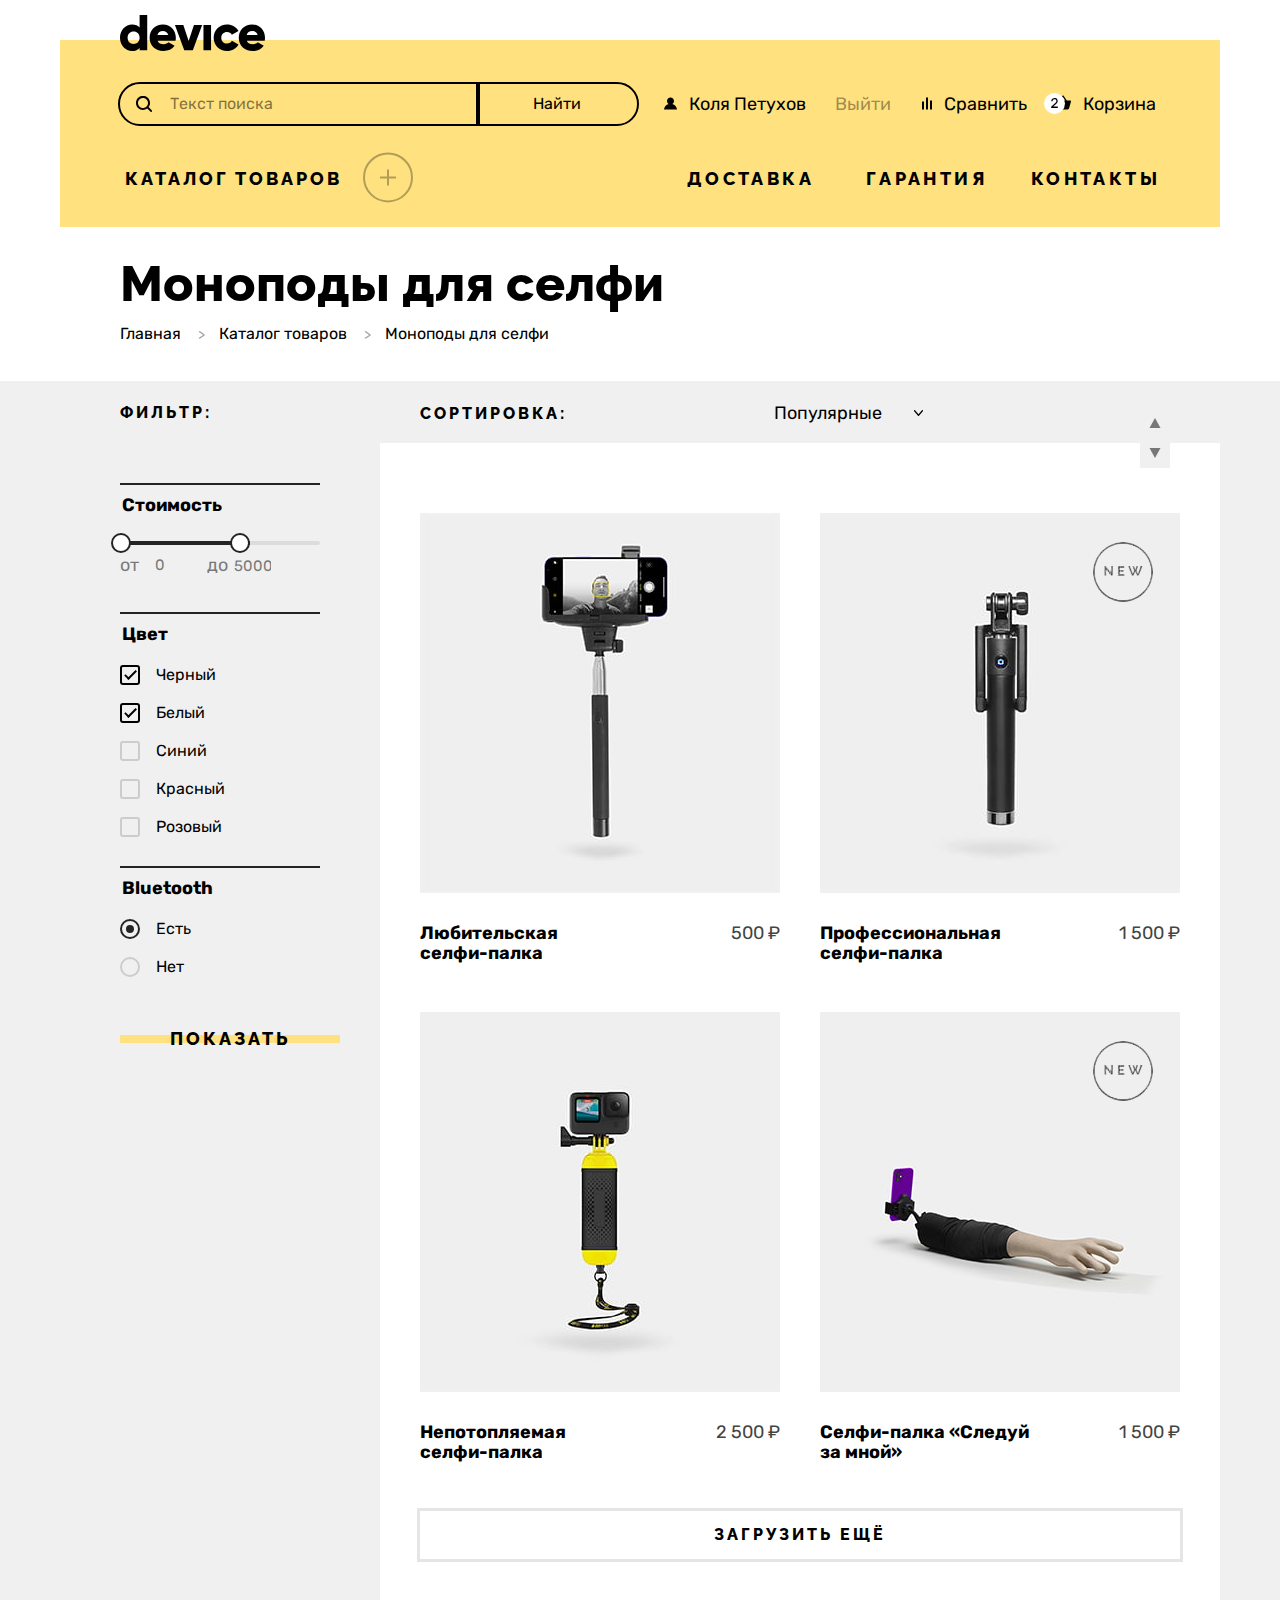
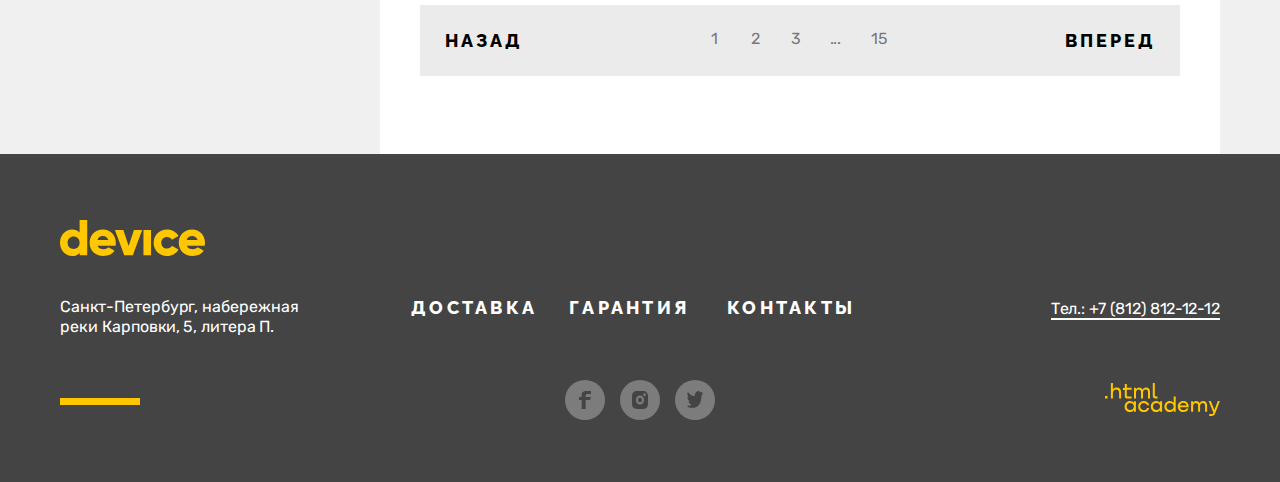
<file: catalog.html>
<!DOCTYPE html>
<html lang="en">
  <head>
    <meta charset="UTF-8" />
    <meta http-equiv="X-UA-Compatible" content="IE=edge" />
    <meta name="viewport" content="width=device-width, initial-scale=1.0" />
    <meta name="keywords" content="Html project" />
    <meta name="description" content="html project" />
    <link rel="stylesheet" href="/css/style.css" />
    <link
      rel="icon"
      href="/img/favicon/device.png"
      sizes="32x32"
      type="image/png"
    />
    <title>Catalog</title>
  </head>
  <body>
    <!-- блок шапка сайта -->
    <header class="page-header page-background-catalog">
      <nav class="navigation">
        <!-- Лого -->
        <a
          href="https://htmlacademy.ru/profile/id1478667"
          class="navigation-logo"
        >
          <svg
            class="nav-logo"
            aria-hidden="true"
            focusable="false"
            xmlns="http://www.w3.org/2000/svg"
            width="145"
            height="36"
            fill="#000"
          >
            <path
              d="M27.22 0v35.3h-7.6v-2.4c-1.7 1.9-4.1 3.1-7.51 3.1C5.5 36 0 30.2 0 22.7 0 15.2 5.5 9.4 12.1 9.4c3.41 0 5.91 1.2 7.51 3.1V0h7.6Zm-7.6 22.7c0-3.8-2.5-6.2-6.01-6.2-3.5 0-6 2.4-6 6.2 0 3.8 2.5 6.2 6 6.2 3.5-.1 6-2.4 6-6.2Zm24.11 6.5c2.1 0 3.8-.8 4.8-1.9l6.1 3.5c-2.5 3.4-6.2 5.2-11 5.2-8.6 0-14.01-5.8-14.01-13.3 0-7.5 5.4-13.3 13.4-13.3 7.41 0 12.82 5.7 12.82 13.3 0 1.1-.1 2.1-.3 3H37.63c1 2.6 3.3 3.5 6.1 3.5Zm4.6-9.1c-.8-2.9-3.1-4-5.4-4-2.9 0-4.8 1.4-5.5 4h10.9Zm33.83-10-9.31 25.2h-8.6l-9.31-25.2h8.4l5.3 16 5.31-16h8.2Zm1.3 0h7.6v25.2h-7.6V10.1Zm10.21 12.6c0-7.5 5.7-13.3 13.4-13.3 4.9 0 9.21 2.6 11.41 6.5l-6.6 3.8c-.9-1.8-2.7-2.8-4.9-2.8-3.3 0-5.71 2.4-5.71 5.8 0 3.5 2.4 5.8 5.7 5.8 2.2 0 4.1-1.1 4.9-2.8l6.61 3.8c-2.1 3.9-6.4 6.5-11.4 6.5-7.71 0-13.41-5.8-13.41-13.3Zm39.23 6.5c2.1 0 3.8-.8 4.8-1.9l6.1 3.5c-2.5 3.4-6.2 5.2-11 5.2-8.61 0-14.02-5.8-14.02-13.3 0-7.5 5.5-13.3 13.41-13.3 7.4 0 12.81 5.7 12.81 13.3 0 1.1-.1 2.1-.3 3h-17.91c1 2.6 3.3 3.5 6.1 3.5Zm4.7-9.1c-.8-2.9-3.1-4-5.4-4-2.91 0-4.81 1.4-5.51 4h10.9Z"
            />
          </svg>
        </a>

        <!-- блок поиска -->
        <section class="navigation-user">
          <form
            class="search-form"
            action="https://echo.htmlacademy.ru"
            method="get"
          >
            <!-- <p class="newsletter-search"> -->
            <button class="search-img" type="button">
              <span class="visually-hidden">кнопка поиска</span>
            </button>
            <label for="search" class="visually-hidden">форма поиска </label>
            <input
              id="search"
              type="text"
              placeholder="Текст поиска"
              name="appointment-search"
              class="search-text"
            />
            <button class="search-button" type="submit">Найти</button>
            <!-- </p> -->
          </form>

          <a href="#user" class="navigation-user-entrance">
            <svg
              class="navigation-icon"
              aria-hidden="true"
              focusable="false"
              xmlns="http://www.w3.org/2000/svg"
              width="13"
              height="13"
            >
              <path
                d="M0 12.39h13c-.2-2.6-2.1-4.8-4.7-5.5 1-.6 1.7-1.7 1.7-3 0-1.9-1.6-3.5-3.5-3.5S3 1.99 3 3.89c0 1.3.7 2.4 1.7 3-2.6.7-4.5 2.9-4.7 5.5Z"
              />
            </svg>
            Коля Петухов
          </a>
          <a href="#" class="user-exit">Выйти</a>
          <ul class="navigation-list-user">
            <li class="navigation-item-user">
              <a class="navigation-link-user" href="#">
                <svg
                  class="navigation-icon"
                  aria-hidden="true"
                  focusable="false"
                  xmlns="http://www.w3.org/2000/svg"
                  width="10"
                  height="13"
                >
                  <path d="M6 .4H4v12h2V.4Zm-4 4H0v8h2v-8Zm8-1H8v9h2v-9Z" />
                </svg>
                Сравнить
              </a>
            </li>
            <li class="navigation-item-user">
              <a class="navigation-link-user" href="#">
                <svg
                  class="navigation-icon"
                  aria-hidden="true"
                  focusable="false"
                  xmlns="http://www.w3.org/2000/svg"
                  width="16"
                  height="15"
                >
                  <path
                    d="m15.3 5.39-3.5.2L8.6.69c-.1-.2-.4-.3-.6-.3-.2 0-.5.1-.6.3l-3.2 4.9H.7c-.4 0-.7.3-.7.7v.2l1.9 6.8c.2.7.7 1.1 1.4 1.1h9.4c.7 0 1.2-.4 1.4-1.1l1.9-6.9v-.2c0-.4-.3-.8-.7-.8ZM8 2.29l2.2 3.2H5.9L8 2.29Z"
                  />
                </svg>
                Корзина
                <svg
                  class="navigation-icon-quantity"
                  aria-hidden="true"
                  focusable="false"
                  xmlns="http://www.w3.org/2000/svg"
                  width="21"
                  height="22"
                  fill="none"
                >
                  <circle cx="10.5" cy="11.39" r="10.5" fill="#fff" />
                  <path
                    fill="#000"
                    d="M11.5 10.74c.3-.27.52-.54.65-.8s.2-.6.2-1c0-.52-.15-.94-.45-1.26-.3-.31-.75-.47-1.36-.47-.6 0-1.04.16-1.34.47-.3.31-.52.73-.65 1.26a.46.46 0 0 1-.14.24.33.33 0 0 1-.22.09h-.64a.33.33 0 0 1-.23-.09.33.33 0 0 1-.08-.22A3.12 3.12 0 0 1 8.8 6.4a3.3 3.3 0 0 1 1.73-.45c.66 0 1.23.13 1.7.4s.83.63 1.07 1.08c.25.45.37.95.37 1.51 0 .6-.1 1.1-.31 1.52-.2.4-.54.83-1.02 1.26l-3.12 2.9h4.28c.1 0 .2.05.27.12.07.08.1.16.1.27v.5c0 .1-.03.2-.1.27a.36.36 0 0 1-.27.1H7.48c-.1 0-.2-.03-.27-.1a.36.36 0 0 1-.11-.27v-.5c0-.1.02-.19.05-.26.05-.07.13-.16.26-.28l4.1-3.73Z"
                  />
                </svg>
              </a>

              <!--блок попавер для корзины -->
              <div class="popover popover-cart">
                <div class="popover-content">
                  <h2 class="visually-hidden">Корзина</h2>
                </div>
                <ul class="cart-items-list">
                  <li class="cart-item">
                    <img
                      src="/img/jpg/product-small/small1.jpg"
                      alt="Любительская селфи-палка"
                    />
                    <p class="cart-item-title">Любительская селфи-палка</p>
                    <button class="popover-close-button button">
                      <span class="visually-hidden">Закрыть</span>
                    </button>
                  </li>

                  <li class="cart-item">
                    <img
                      src="/img/jpg/product-small/small2.jpg"
                      alt="Профессиональная селфи-палка"
                    />
                    <p class="cart-item-title">Профессиональная селфи-палка</p>
                    <button class="popover-close-button button">
                      <span class="visually-hidden">Закрыть</span>
                    </button>
                  </li>
                </ul>
                <div class="content-cart-price">
                  <p class="cart-text quantity">Товаров: 2</p>
                  <p class="cart-text price">Сумма: 2000 ₽</p>
                </div>

                <button class="open-cart button-cart">
                  Открыть корзину<span class="visually-hidden"
                    >Открыть корзину</span
                  >
                </button>
              </div>
            </li>
          </ul>
        </section>

        <!-- блок навигаций каталога -->
        <section class="navigation-main-menu">
          <div class="catalog-toggler">
            <button class="catalog-ellipse" type="button">
              <span class="visually-hidden">Кнопка - каталог товаров</span>
              Каталог товаров
              <svg
                class="catalog-ellipse-img"
                aria-hidden="true"
                focusable="false"
                xmlns="http://www.w3.org/2000/svg"
                width="50"
                height="51"
                fill="none"
              >
                <circle
                  cx="25"
                  cy="25.39"
                  r="24"
                  stroke="#000"
                  stroke-width="2"
                  opacity=".3"
                />
                <g clip-path="url(#a)" opacity=".3">
                  <path
                    fill="#000"
                    d="M33 24.39h-7v-7h-2v7h-7v2h7v7h2v-7h7v-2Z"
                  />
                </g>
                <defs>
                  <path fill="#fff" d="M17 17.39h16v16H17z" />
                </defs>
              </svg>
            </button>
          </div>
          <!-- навигационный лист -->
          <ul class="navigation-list">
            <li class="navigation-item">
              <a href="#delivery.html" class="navigation-link">Доставка</a>
            </li>
            <li class="navigation-item">
              <a href="#guarantee.html" class="navigation-link">Гарантия</a>
            </li>
            <li class="navigation-item">
              <a href="#contacts.html" class="navigation-link">Контакты</a>
            </li>
          </ul>
        </section>
      </nav>
    </header>
    <!-- основной блок -->
    <main class="main-container main-inner">
      <div class="page-container page-bg">
        <!-- блок навигаций и хлебные крошки -->
        <header class="inner-header">
          <h1 class="inner-header-title">Моноподы для селфи</h1>
          <ul class="breadcrumbs">
            <li class="breadcrumbs-item">
              <a href="#" class="breadcrumbs-link">Главная</a>
            </li>
            <li class="breadcrumbs-item">
              <a href="#" class="breadcrumbs-link">Каталог товаров</a>
            </li>
            <li class="breadcrumbs-item">
              <a href="#" class="breadcrumbs-link">Моноподы для селфи</a>
            </li>
          </ul>
        </header>

        <section class="catalog-products">
          <!-- Фильтрация -->
          <h2 class="visually-hidden">Список товаров с фильтрами</h2>
          <form action="https://echo.htmlacademy.ru/" class="catalog-filter">
            <fieldset class="catalog-filter-group">
              <legend class="catalog-filter-title-1">Фильтр:</legend>
            </fieldset>
            <fieldset class="catalog-filter-group">
              <legend class="catalog-filter-title">Стоимость</legend>
              <div class="range">
                <div class="range-scale">
                  <div class="range-bar">
                    <button class="range-toggle toggle-min">
                      <span class="visually-hidden"
                        >Изменить минимальную цену.</span
                      >
                    </button>
                    <button class="range-toggle toggle-max">
                      <span class="visually-hidden"
                        >Изменить максимальную цену.</span
                      >
                    </button>
                  </div>
                </div>

                <div class="range-wrapper-inputs">
                  <label class="catalog-filter-label">
                    от
                    <input
                      class="range-input"
                      value="0"
                      type="number"
                      name="min-price"
                    />
                  </label>
                  <label class="catalog-filter-label">
                    до
                    <input
                      class="range-input"
                      value="5000"
                      type="number"
                      name="max-price"
                    />
                  </label>
                </div>
              </div>
            </fieldset>

            <fieldset class="catalog-filter-group">
              <legend class="catalog-filter-title">Цвет</legend>
              <ul class="catalog-filter-list">
                <li class="catalog-filter-item">
                  <label class="control">
                    <input
                      class="visually-hidden control-input"
                      type="checkbox"
                      name="Black"
                      checked
                    />
                    <span class="control-mark"></span>
                    <span class="control-label">Черный</span>
                  </label>
                </li>
                <li class="catalog-filter-item">
                  <label class="control">
                    <input
                      class="visually-hidden control-input"
                      type="checkbox"
                      name="White"
                      checked
                    />
                    <span class="control-mark"></span>
                    <span class="control-label">Белый</span>
                  </label>
                </li>
                <li class="catalog-filter-item">
                  <label class="control">
                    <input
                      class="visually-hidden control-input"
                      type="checkbox"
                      name="Blue"
                    />
                    <span class="control-mark"></span>
                    <span class="control-label">Синий</span>
                  </label>
                </li>
                <li class="catalog-filter-item">
                  <label class="control">
                    <input
                      class="visually-hidden control-input"
                      type="checkbox"
                      name="Red"
                    />
                    <span class="control-mark"></span>
                    <span class="control-label">Красный</span>
                  </label>
                </li>
                <li class="catalog-filter-item">
                  <label class="control">
                    <input
                      class="visually-hidden control-input"
                      type="checkbox"
                      name="Pink"
                    />
                    <span class="control-mark"></span>
                    <span class="control-label">Розовый</span>
                  </label>
                </li>
              </ul>
            </fieldset>
            <fieldset class="catalog-filter-group">
              <legend class="catalog-filter-title">Bluetooth</legend>
              <ul class="catalog-filter-list">
                <li class="catalog-filter-item">
                  <label class="control">
                    <input
                      class="visually-hidden control-input"
                      type="radio"
                      name="bluetooth-group"
                      value="Yes"
                      checked
                    />
                    <span class="control-mark"></span>
                    <span class="control-label">Есть</span>
                  </label>
                </li>
                <li class="catalog-filter-item">
                  <label class="control">
                    <input
                      class="visually-hidden control-input"
                      type="radio"
                      name="bluetooth-group"
                      value="Not"
                    />
                    <span class="control-mark"></span>
                    <span class="control-label">Нет</span>
                  </label>
                </li>
              </ul>
            </fieldset>
            <button class="button-filter" type="button">Показать</button>
          </form>

          <div class="catalog-right-column">
            <!-- Сортировка -->
            <div class="sorting-container">
              <h2 class="sorting-title">Сортировка:</h2>
              <form class="sorting-type">
                <div class="select">
                  <label for="sorting" class="visually-hidden"
                    >Сортировка</label
                  >
                  <select name="sorting" id="sorting" class="select-control">
                    <option selected>Популярные</option>
                    <option value="popular">Сначала популярное</option>
                    <option value="cheap">Сначала дешёвое</option>
                    <option value="expensive">Сначала дорогое</option>
                  </select>
                </div>
                <button class="visually-hidden" type="submit">
                  Отсортировать продукты
                </button>
              </form>
              <div class="sorting-button">
                <button class="card-grid-toggle btn-up-sorting" type="button">
                  <svg
                    aria-hidden="true"
                    focusable="false"
                    xmlns="http://www.w3.org/2000/svg"
                    width="12"
                    height="10"
                    fill="#000"
                  >
                    <path d="m6 0 5.5 10H.5" />
                  </svg>
                  <span class="visually-hidden">Вверх</span>
                </button>
                <button class="card-grid-toggle btn-down-sorting" type="button">
                  <svg
                    aria-hidden="true"
                    focusable="false"
                    xmlns="http://www.w3.org/2000/svg"
                    width="12"
                    height="10"
                    fill="#000"
                  >
                    <path d="M6 10 .5 0h11" />
                  </svg>
                  <span class="visually-hidden">Вниз</span>
                </button>
              </div>
            </div>
            <!-- Список товаров -->
            <div class="product-container">
              <ul class="product-list">
                <li class="product-cart">
                  <a href="#" class="product-card-link">
                    <img
                      src="/img/jpg/product-catalog/product-1.jpg"
                      alt="Любительская-селфи-палка"
                      class="product-cart-img"
                      width="360"
                      height="380"
                    />
                  </a>
                  <a href="#" class="product-card-info prodcut-cart-hidden">Подробнее</a>
                  <div class="product-card-content">
                    <a href="#" class="product-card-title-link">
                      Любительская <br />
                      селфи-палка
                    </a>
                    <b class="product-card-price">500 ₽</b>
                  </div>
                </li>
                <li class="product-cart">
                  <a href="#" class="product-card-link">
                    <img
                      src="/img/jpg/product-catalog/product-2.jpg"
                      alt="Профессиональная-селфи-палка"
                      class="product-cart-img"
                      width="360"
                      height="380"
                    />
                  </a>
                    <img
                    class="product-new-img"
                    src="/img/jpg/product-catalog/new.jpg"
                    alt="новинка"
                    width="60"
                    height="60"
                  />
                  <div class="product-card-content">
                    <a href="#" class="product-card-title-link">
                      Профессиональная селфи-палка
                    </a>
                    <b class="product-card-price">1 500 ₽</b>
                  </div>
                </li>
                <li class="product-cart">
                  <a href="#" class="product-card-link">
                    <img
                      src="/img/jpg/product-catalog/product-3.jpg"
                      alt="Непотопляемая-селфи-палка"
                      class="product-cart-img"
                      width="360"
                      height="380"
                    />
                  </a>
                  <div class="product-card-content">
                    <a href="#" class="product-card-title-link">
                      Непотопляемая <br />
                      селфи-палка
                    </a>
                    <b class="product-card-price">2 500 ₽</b>
                  </div>
                </li>
                <li class="product-cart">
                  <a href="#" class="product-card-link">
                    <img
                      src="/img/jpg/product-catalog/product-4.jpg"
                      alt="Селфи-палка-«Следуй за мной»"
                      class="product-cart-img"
                      width="360"
                      height="380"
                    />
                  </a>
                    <img
                    class="product-new-img"
                    src="/img/jpg/product-catalog/new.jpg"
                    alt="новинка"
                    width="60"
                    height="60"
                  />
                  <div class="product-card-content">
                    <a href="#" class="product-card-title-link">
                      Селфи-палка «Следуй за мной»
                    </a>
                    <b class="product-card-price">1 500 ₽</b>
                  </div>
                </li>
              </ul>

              <button class="load-more" type="button">Загрузить ещё</button>

              <!-- Пагинация -->

              <div class="pagination-pagination">
                <a
                  href="#"
                  class="pagination-btn pagination-prev pagination-disablend"
                >
                  НАЗАД
                </a>

                <ul class="pagination">
                  <li class="pagination-item">
                    <a href="#" class="pagination-link pagination-current">1</a>
                  </li>
                  <li class="pagination-item">
                    <a href="#" class="pagination-link pagination-current">2</a>
                  </li>
                  <li class="pagination-item">
                    <a href="#" class="pagination-link pagination-current">3</a>
                  </li>
                  <li class="pagination-item">
                    <a href="#" class="pagination-link pagination-current"
                      >...</a
                    >
                  </li>
                  <li class="pagination-item">
                    <a href="#" class="pagination-link pagination-current"
                      >15</a
                    >
                  </li>
                </ul>
                <a
                  href="#"
                  class="pagination-btn pagination-next pagination-disablend"
                >
                  ВПЕРЕД
                </a>
              </div>
            </div>
          </div>
        </section>
      </div>
    </main>
    <!-- блок подвала -->
    <footer class="main-footer">
      <div class="page-footer-container">
        <a
          href="https://htmlacademy.ru/profile/id1478667"
          class="footer-address-logo"
        >
          <svg
            class="main-logo-footer"
            aria-hidden="true"
            focusable="false"
            xmlns="http://www.w3.org/2000/svg"
            width="145"
            height="36"
            fill="#FFC700"
          >
            <path
              d="M27.22 0v35.3h-7.6v-2.4c-1.7 1.9-4.1 3.1-7.51 3.1C5.5 36 0 30.2 0 22.7 0 15.2 5.5 9.4 12.1 9.4c3.41 0 5.91 1.2 7.51 3.1V0h7.6Zm-7.6 22.7c0-3.8-2.5-6.2-6.01-6.2-3.5 0-6 2.4-6 6.2 0 3.8 2.5 6.2 6 6.2 3.5-.1 6-2.4 6-6.2Zm24.11 6.5c2.1 0 3.8-.8 4.8-1.9l6.1 3.5c-2.5 3.4-6.2 5.2-11 5.2-8.6 0-14.01-5.8-14.01-13.3 0-7.5 5.4-13.3 13.4-13.3 7.41 0 12.82 5.7 12.82 13.3 0 1.1-.1 2.1-.3 3H37.63c1 2.6 3.3 3.5 6.1 3.5Zm4.6-9.1c-.8-2.9-3.1-4-5.4-4-2.9 0-4.8 1.4-5.5 4h10.9Zm33.83-10-9.31 25.2h-8.6l-9.31-25.2h8.4l5.3 16 5.31-16h8.2Zm1.3 0h7.6v25.2h-7.6V10.1Zm10.21 12.6c0-7.5 5.7-13.3 13.4-13.3 4.9 0 9.21 2.6 11.41 6.5l-6.6 3.8c-.9-1.8-2.7-2.8-4.9-2.8-3.3 0-5.71 2.4-5.71 5.8 0 3.5 2.4 5.8 5.7 5.8 2.2 0 4.1-1.1 4.9-2.8l6.61 3.8c-2.1 3.9-6.4 6.5-11.4 6.5-7.71 0-13.41-5.8-13.41-13.3Zm39.23 6.5c2.1 0 3.8-.8 4.8-1.9l6.1 3.5c-2.5 3.4-6.2 5.2-11 5.2-8.61 0-14.02-5.8-14.02-13.3 0-7.5 5.5-13.3 13.41-13.3 7.4 0 12.81 5.7 12.81 13.3 0 1.1-.1 2.1-.3 3h-17.91c1 2.6 3.3 3.5 6.1 3.5Zm4.7-9.1c-.8-2.9-3.1-4-5.4-4-2.91 0-4.81 1.4-5.51 4h10.9Z"
            />
          </svg>
        </a>
        <div class="footer-container">
          <section class="footer-address">
            <h2 class="visually-hidden">Адрес</h2>

            <address class="footer-text-address">
              <p class="about-text">
                Санкт-Петербург, набережная реки Карповки, 5, литера П.
              </p>
            </address>
          </section>

          <!-- блок подвала примущества -->
          <section class="footer-advantages">
            <h2 class="visually-hidden">Примущества и социальные сети</h2>
            <ul class="footer-advantages-list">
              <li class="footer-advantages-item">
                <a href="#" class="footer-advantages-link"> Доставка </a>
              </li>
              <li class="footer-advantages-item">
                <a href="#" class="footer-advantages-link"> Гарантия </a>
              </li>
              <li class="footer-advantages-item">
                <a href="#" class="footer-advantages-link">Контакты </a>
              </li>
            </ul>

            <!--социальные -->
            <ul class="footer-social">
              <li class="footer-social-item">
                <a class="footer-social-link footer-social-facebook" href="#">
                  <span class="visually-hidden">Facebook</span>
                </a>
              </li>
              <li class="footer-social-item">
                <a class="footer-social-link footer-social-instagram" href="#">
                  <span class="visually-hidden">Instagram</span>
                </a>
              </li>
              <li class="footer-social-item">
                <a class="footer-social-link footer-social-tw" href="#">
                  <span class="visually-hidden">Twitter</span>
                </a>
              </li>
            </ul>
          </section>

          <!-- контакты -->
          <section class="footer-contacts">
            <h2 class="visually-hidden">Контакты</h2>
            <address class="footer-contacts-number">
              <a class="footer-contacts-phone" href="tel:78121212"
                >Тел.: +7 (812) 812-12-12</a
              >
            </address>

            <a
              class="contacts-logo"
              href="https://htmlacademy.ru/profile/id1478667"
            >
              <svg
                class="footer-logo-academy"
                aria-hidden="true"
                focusable="false"
                xmlns="http://www.w3.org/2000/svg"
                width="115"
                height="33"
                fill="#FFC700"
              >
                <path
                  d="M0 12.9v2.6h2.5v-2.6H0Zm11.6-8.4c-1.6 0-2.8.7-3.6 1.7h-.1V0h-2v15.5h2v-5.3c0-2.1 1.3-3.6 3.3-3.6 1.8 0 2.9 1.4 2.9 3.2v5.7h2V9.4c.1-3-1.8-4.9-4.5-4.9Zm15 .3h-4.8V1.1h-2v3.8h-1.9v2h1.9v6c0 1.7 1 2.7 2.7 2.7h4.1v-2h-3.7c-.7 0-1.1-.4-1.1-1.1V6.8h4.8v-2Zm14.5-.2c-1.6 0-2.9.8-3.5 2.1h-.1c-.6-1.2-1.8-2.1-3.4-2.1-1.4 0-2.5.8-3.1 1.8h-.1V4.8H29v10.6h2V10c0-2 1-3.5 2.6-3.5 1.5 0 2.4 1 2.4 2.6v6.3h2V9.8c0-2.4 1.4-3.3 2.6-3.3 1.5 0 2.4 1 2.4 2.6v6.3h2V8.9c.1-2.5-1.4-4.3-3.9-4.3Zm6.7 8.1c0 1.7 1 2.7 2.8 2.7h2v-2h-1.7c-.7 0-1.1-.4-1.1-1.1V0h-2v12.7Zm-18.9 7c-.9-1.1-2.2-1.8-3.9-1.8-3.1 0-5.4 2.3-5.4 5.6s2.3 5.6 5.4 5.6c1.8 0 3-.8 3.8-1.9h.1v1.6h2V18.2h-2v1.5Zm-3.6 7.4c-2.2 0-3.6-1.6-3.6-3.6s1.4-3.6 3.6-3.6 3.6 1.6 3.6 3.6c0 1.9-1.4 3.6-3.6 3.6ZM44.2 22c-.5-2.4-2.6-4.1-5.4-4.1a5.4 5.4 0 0 0-5.6 5.6c0 3.1 2.2 5.6 5.6 5.6 2.8 0 4.9-1.8 5.4-4.2h-2.1a3.4 3.4 0 0 1-3.3 2.3c-2.2 0-3.6-1.6-3.6-3.6s1.4-3.6 3.6-3.6c1.6 0 2.8 1 3.3 2.2h2.1V22Zm10.9-2.3c-.9-1.1-2.2-1.8-3.9-1.8-3.1 0-5.4 2.3-5.4 5.6s2.3 5.6 5.4 5.6c1.8 0 3-.8 3.8-1.9h.1v1.6h2V18.2h-2v1.5Zm-3.6 7.4c-2.2 0-3.6-1.6-3.6-3.6s1.4-3.6 3.6-3.6 3.6 1.6 3.6 3.6c0 1.9-1.5 3.6-3.6 3.6Zm17.2-7.3c-.9-1.1-2.2-1.9-3.9-1.9-3.1 0-5.4 2.3-5.4 5.6s2.2 5.6 5.4 5.6c1.7 0 3-.8 3.8-1.8h.1v1.5h2V13.4h-2v6.4Zm-3.6 7.3c-2.2 0-3.6-1.6-3.6-3.6s1.4-3.6 3.6-3.6 3.6 1.6 3.6 3.6c-.1 2-1.5 3.6-3.6 3.6Zm13.2-9.2c-3.3 0-5.5 2.5-5.5 5.6 0 3 2.1 5.6 5.5 5.6 2.5 0 4.5-1.3 5.2-3.6h-2.1c-.5 1-1.6 1.6-3 1.6-1.9 0-3.3-1.3-3.4-2.9h8.8c.2-3.6-2-6.3-5.5-6.3Zm0 1.9c1.7 0 3 1 3.3 2.6h-6.5c.3-1.5 1.5-2.6 3.2-2.6Zm19.9-1.9c-1.6 0-2.9.8-3.6 2h-.1c-.6-1.2-1.8-2-3.4-2-1.4 0-2.5.7-3.1 1.8v-1.5h-1.9v10.6h2v-5.4c0-2 1-3.4 2.6-3.5 1.5 0 2.4 1 2.4 2.6v6.3h2v-5.6c0-2.4 1.4-3.3 2.6-3.3 1.5 0 2.4 1 2.4 2.6v6.3h2v-6.5c.1-2.6-1.4-4.4-3.9-4.4Zm11.2 9.1-3.6-8.9h-2.2l4.8 11.6c-.3.9-.7 1.2-1.7 1.2h-2.5v2h2.5c1.8 0 2.8-.8 3.5-2.6l4.7-12.2h-2.1l-3.4 8.9Z"
                />
              </svg>
            </a>
          </section>
        </div>
      </div>
    </footer>
  </body>
</html>
</file>
<file: css/style.css>
@font-face {
  font-family: "RalewayExtraBold";
  src: url("/fonts/raleway-800.woff2") format("woff2");
  font-style: normal;
  font-weight: 800;
  font-display: swap;
}

@font-face {
  font-family: "RubikRegular";
  src: url("/fonts/rubik-400.woff2") format("woff2");
  font-style: normal;
  font-weight: 400;
  font-display: swap;
}

@font-face {
  font-family: "RubikBold";
  src: url("/fonts/rubik-700.woff2") format("woff2");
  font-style: normal;
  font-weight: 700;
  font-display: swap;
}

html {
  height: 100%;
}

body {
  min-width: 1020px;
  font-family: "RubikRegular", sans-serif;
  font-weight: 400;
  font-size: 18px;
  line-height: 30px;
  color: rgba(68, 68, 68, 1);

  margin: 0;
  display: flex;
  flex-direction: column;
  min-height: 100%;
}

.visually-hidden {
  position: absolute;
  width: 1px;
  height: 1px;
  margin: -1px;
  padding: 0;
  border: 0;
  clip: rect(0 0 0 0);
  overflow: hidden;
}

img {
  max-width: 100%;
  object-fit: contain;
}

/* Pages */

.page-header {
  position: relative;
  width: 1160px;
  margin: 0 auto;
}

.page-background-catalog::before {
  position: absolute;
  content: "";
  width: 100%;
  height: 83%;
  left: 0;
  right: 0;
  top: 41px;
  bottom: 0;
  margin: auto 0;
  background-color: rgba(255, 225, 127, 1);
  z-index: -1;
}

.navigation {
  position: relative;
  display: flex;
  flex-direction: column;
  padding: 15px 60px 0 60px;
}

/* block form - user nav*/
.navigation-logo {
  display: block;
  width: 145px;
  margin-bottom: 24px;
}

.nav-logo:focus {
  fill: rgba(0, 0, 0, 1);
}
.nav-logo:hover {
  fill: rgba(0, 0, 0, 0.7);
}

.nav-logo:active {
  fill: rgba(0, 0, 0, 0.5);
}

/* navigation-user block */
.navigation-user {
  margin-bottom: 29px;
  display: flex;
  flex-wrap: wrap;
}
.search-form {
  position: relative;
  display: flex;
  align-items: center;
  margin: 0;
  padding: 0;
  width: 517px;
  margin-right: 25px;
}

.search-img {
  position: absolute;
  width: 16px;
  height: 16px;
  top: 50%;
  transform: translateY(-50%);
  margin-left: 16px;
  padding: 0;
  background-color: transparent;
  border: none;
  background-image: url("/img/svg/nav-image/search.svg");
  background-position: center;
  background-repeat: no-repeat;
}

.search-text {
  margin: 0;
  flex-grow: 1;
  width: 359px;
  padding: 10px 14px;
  padding-left: 50px;
  font-family: "RubikRegular", sans-serif;
  font-size: 16px;
  line-height: 20px;
  background-color: transparent;
  border: none;
  border-radius: 50px 0 0 50px;
  box-sizing: border-box;
  outline: 2px solid #000;
}

.search-text::placeholder {
  color: rgba(0, 0, 0, 0.5);
}

.search-text:focus::placeholder {
  color: rgba(0, 0, 0, 0.5);
}

.search-text:hover::placeholder {
  color: #000;
}

.search-text:active::placeholder {
  color: #000;
}

.search-button {
  width: 160px;
  font-family: "RubikRegular", sans-serif;
  font-size: 16px;
  line-height: 20px;
  padding: 10px 0;
  background-color: transparent;
  border: none;
  outline: 2px solid #000;
  border-radius: 0 50px 50px 0;
}

.search-button:hover {
  background-color: #000;
  color: #fff;
}

.search-button:active {
  color: rgba(243, 245, 244, 0.5);
}

.navigation-icon {
  position: relative;
  right: auto;
  left: -8px;
  margin: auto 0;
}

.navigation-icon-quantity {
  position: absolute;
  top: 8px;
  left: -19px;
}

.navigation-user-entrance {
  position: relative;
  display: block;
  font-family: "RubikRegular", sans-serif;
  color: rgba(0, 0, 0, 1);
  text-decoration: none;
  padding: 5px 0;
  padding-left: 10px;
  width: 146px;
  margin-right: 17px;
}

.navigation-list-user {
  flex-wrap: wrap;
  display: flex;
  padding: 0;
  margin: 0;
  max-width: 240px;
  margin-left: auto;
  list-style-type: none;
}

.navigation-item-user {
  position: relative;
  margin-right: 26px;
  width: 107px;
}

.navigation-item-user:nth-child(2n) {
  margin-right: 0;
}

.navigation-link-user {
  position: relative;
  display: block;
  padding: 5px 0;
  left: 10px;
  font-family: "RubikRegular", sans-serif;
  color: rgba(0, 0, 0, 1);
  text-decoration: none;
}

.navigation-link-user:hover,
.navigation-user-entrance:hover {
  opacity: 0.7;
}

/* block catalog nav */

.navigation-main-menu {
  display: flex;
  flex-wrap: wrap;
  margin-bottom: 22px;
}

/*catalog-toggler */

.catalog-toggler {
  position: relative;
  display: flex;
  flex-wrap: wrap;
  align-items: center;
  margin: 0;
  padding: 0;
  margin-right: 10px;
  width: 293px;
}

.catalog-ellipse {
  position: relative;
  font-family: "RalewayExtraBold", sans-serif;
  font-size: 18px;
  font-weight: 800;
  color: rgba(0, 0, 0, 1);
  line-height: 21px;
  letter-spacing: 3px;
  text-transform: uppercase;
  text-align: center;
  padding: 15px 5px;

  outline: none;
  border: 0;
  background: transparent;
  cursor: pointer;
}

.catalog-ellipse:focus {
  color: rgba(0, 0, 0, 1);
}

.catalog-ellipse:hover {
  color: rgba(0, 0, 0, 1);
}

.catalog-ellipse:active {
  color: rgba(0, 0, 0, 0.5);
}

.catalog-ellipse-img {
  position: absolute;
  top: -1px;
  right: -66px;
}

.catalog-ellipse-img:focus circle,
.catalog-ellipse-img:focus g {
  opacity: 1;
}

.catalog-ellipse-img:hover circle,
.catalog-ellipse-img:hover g {
  opacity: 1;
}

.catalog-ellipse-img:active,
.catalog-ellipse-img:active g {
  opacity: 0.6;
}

/* выпадающие меню */

.nested-menu {
  position: absolute;
  top: 32px;
  left: -60px;
  width: 1100px;
  padding: 33px 0 33px 60px;
  display: flex;
  justify-content: flex-start;
  background-color: rgba(255, 225, 127, 1);
  z-index: 1;
}

.nested-menu-closed {
  display: none;
}

.nested-menu-list {
  max-width: 195px;
  margin: 0;
  padding: 0;
  list-style: none;
  display: flex;
  flex-wrap: wrap;
}

.nested-menu-list:nth-child(1) {
  margin-right: 50px;
}
.nested-menu-list:nth-child(2) {
  margin-right: 25px;
}

.nested-menu-item {
  margin-bottom: 20px;
}

.nested-menu-item-position {
  position: relative;
  top: -23px;
}

.nested-menu-link {
  display: block;
  font-family: "RubikRegular", sans-serif;
  font-size: 16px;
  line-height: 18px;
  color: rgba(0, 0, 0, 1);
  text-decoration: none;
}

.nested-menu-link:focus {
  color: rgba(0, 0, 0, 1);
}

.nested-menu-link:hover {
  color: rgba(0, 0, 0, 0.7);
}

.nested-menu-link:active {
  color: rgba(0, 0, 0, 0.5);
}

/* navigation-list */

.navigation-list {
  padding: 0;
  margin: 0;
  margin-left: auto;
  max-width: 628px;
  list-style-type: none;
  display: grid;
  grid-template-columns: repeat(3, 135px);
  gap: 38px;
  justify-content: flex-end;
}

.navigation-link {
  display: block;
  padding: 15px 0 15px 0;
  font-family: "RalewayExtraBold", sans-serif;
  font-weight: 800;
  color: rgba(0, 0, 0, 1);
  line-height: 21px;
  letter-spacing: 3.4px;
  text-align: right;
  text-transform: uppercase;
  text-decoration: none;
}

.navigation-link:focus {
  color: rgba(0, 0, 0, 1);
}

.navigation-link:hover {
  color: rgba(0, 0, 0, 0.7);
}

.navigation-link:active {
  color: rgba(0, 0, 0, 0.5);
}

/* main */

.main-container {
  flex-grow: 1;
}

.page-container {
  width: 1160px;
  margin: 0 auto;
  position: relative;
}

/* product */

.product {
  width: 1160px;
  display: flex;
  position: relative;
  flex-wrap: wrap;
  flex-direction: column;
  margin-bottom: 33px;
}

.product::before {
  position: absolute;
  top: -188px;
  right: 0;
  content: "";
  width: 100%;
  height: 300px;
  background-color: rgba(255, 225, 127, 1);
  z-index: -1;
}

/* slider */

.page-slider-img {
  width: 1160px;
  display: flex;
  flex-wrap: wrap;
}

.slider-img {
  display: flex;
  flex-wrap: wrap;
  justify-content: flex-end;
  width: 560px;
  margin-right: 40px;
}

.slider-wrapper {
  position: relative;
  top: -37px;
  right: 1px;
  width: 560px;
}

.slider-controls {
  position: absolute;
  top: 43%;
  right: -1px;
  display: flex;
  justify-content: space-between;
  width: 530px;
  transform: translateY(-50%);
}

.product-quadrocopter {
  display: block;
}

.slider-button {
  width: 20px;
  height: 60px;
  color: black;
  background: transparent;
  border: none;
  cursor: pointer;
  background-image: url("/img/svg/product-svg/right-arrow.svg");
  background-position: center;
  background-repeat: no-repeat;
}

.slider-button:focus {
  opacity: 1;
}

.slider-button:hover {
  opacity: 0.7;
}

.slider-button:active {
  opacity: 0.5;
}

.slider-prev {
  transform: rotate(180deg);
}

/* product-info */

.product-info {
  display: flex;
  flex-direction: column;
  flex-wrap: wrap;
  width: 560px;
  margin-top: 84px;
}

/* text change */

.product-number-text {
  position: absolute;
  top: 45px;
  right: 10px;
  z-index: -1;
  display: block;
  max-width: 250px;
  font-family: "RubikBold", sans-serif;
  font-weight: 700;
  font-size: 180px;
  line-height: 30px;
  color: #fff;
  background-color: rgba(255, 225, 127, 1);
}

.page-background-index::before {
  position: absolute;
  content: " ";
  height: 100%;
  width: 100%;
  top: 37px;
  left: 0;
  z-index: -1;
}

.product-info-slogan {
  margin: 0 0 29px 0;
  font-family: "RalewayExtraBold", sans-serif;
  font-weight: 800;
  font-size: 50px;
  line-height: 50px;
  color: rgba(0, 0, 0, 1);
}

.product-info-text {
  margin: 0 0 51px 0;
}

/* .slider-pagination-container */

.slider-pagination-container {
  display: flex;
  flex-wrap: wrap;
  margin-bottom: 49px;
}

.slider-pagination {
  max-width: 120px;
  display: flex;
  flex-wrap: wrap;
  margin: 0;
  padding: 0;
  list-style: none;
}

.slider-pagination-item {
  margin: 0 4px;
}

.slider-pagination-item:not(:last-child) {
  margin-right: 13px;
}

.change {
  position: relative;
  display: block;
  padding: 10px 5px;
  width: 210px;
  margin-right: auto;
  font-family: "RalewayExtraBold", sans-serif;
  font-size: 18px;
  line-height: 21px;
  letter-spacing: 3.3px;
  text-align: center;
  text-decoration: none;
  text-transform: uppercase;
  color: rgba(0, 0, 0, 1);
}

.change::after {
  position: absolute;
  top: 0;
  left: 0;
  right: 0;
  bottom: 0;
  margin: auto;
  z-index: -1;
  content: " ";
  width: 100%;
  height: 8px;
  background-color: rgba(255, 225, 127, 1);
}

.change:focus::after {
  position: absolute;
  top: 0;
  left: 0;
  right: 0;
  bottom: 0;
  margin: auto;
  z-index: -1;
  content: " ";
  width: 100%;
  height: 8px;
  background-color: rgba(255, 225, 127, 1);
}

.change:hover::after {
  position: absolute;
  top: 0;
  left: 0;
  right: 0;
  bottom: 0;
  margin: auto;
  z-index: -1;
  content: " ";
  width: 100%;
  height: 100%;
  background-color: rgba(255, 225, 127, 1);
}

.change:active::after {
  position: absolute;
  top: 0;
  left: 0;
  right: 0;
  bottom: 0;
  margin: auto;
  z-index: -1;
  content: " ";
  width: 100%;
  height: 100%;
  background-color: rgba(255, 204, 51, 1);
}

.slider-pagination-button {
  width: 12px;
  height: 12px;
  background-color: #fff;
  outline: 2px solid #000;
  border: none;
  border-radius: 50%;
  cursor: pointer;
}

.slider-pagination-button:focus {
  background-color: rgba(0, 0, 0, 1);
}

.slider-pagination-button:hover {
  background-color: rgba(0, 0, 0, 1);
}

.slider-pagination-button:active {
  background-color: rgba(0, 0, 0, 1);
}

.slider-pagination-button-current {
  background-color: rgba(0, 0, 0, 1);
}

/* product-table*/
.product-table-grid-list {
  max-width: 307px;
  display: grid;
  grid-template-columns: repeat(2, 147px);
  column-gap: 13px;
  margin: 0;
  padding: 0;
}

.product-table-item {
  display: flex;
  flex-direction: column;
  flex-wrap: wrap;
  list-style: none;
}

.product-table-head {
  display: block;
  font-size: 36px;
  color: rgba(0, 0, 0, 1);
  border-spacing: 0;
  margin: 0;
  margin-bottom: 12px;
}

.product-table-sub {
  font-size: 16px;
  border-spacing: 0;
  margin: 0;
}

/* category */

.category {
  width: 1160px;
  margin-bottom: 70px;
}

.category-list {
  margin: 0;
  padding: 0;
  display: grid;
  grid-template-columns: repeat(6, 160px);
  column-gap: 40px;
  list-style-type: none;
}

.category-item {
  display: flex;
  flex-direction: column;
}

.category-item:active {
  opacity: 0.5;
}

.category-link {
  position: relative;
  background-color: rgba(255, 225, 127, 1);
  display: block;
  padding: 25px;
  width: 160px;
  height: 160px;
  box-sizing: border-box;
}

.category-link:focus {
  background-color: rgba(255, 225, 127, 1);
}

.category-link:hover {
  background-color: rgb(246, 195, 57);
}

.category-img {
  position: absolute;
  top: 0;
  left: 0;
  right: 0;
  bottom: 0;
  margin: auto;
}

.img-2 {
  top: 45px;
}

/* text change */

.category-link-text {
  flex-grow: 1;
  padding: 33px 0 10px 0;
  display: block;
  font-family: "RalewayExtraBold", sans-serif;
  font-weight: 800;
  line-height: 24px;
  color: rgba(0, 0, 0, 1);
  text-align: left;
  text-decoration: none;
}

.text-wrap {
  font-size: 17px;
}

/* advantages */

.advantages {
  position: relative;
  width: 1160px;
  display: flex;
  flex-wrap: wrap;
  margin-bottom: 70px;
  padding-bottom: 72px;
}

.advantages::after {
  position: absolute;
  content: " ";
  top: 100px;
  right: -130px;
  height: 80%;
  width: 1440px;
  background-color: rgba(240, 240, 240, 1);
  z-index: -2;
}

.advantages-list {
  display: flex;
  flex-wrap: wrap;
  flex-direction: column;
  width: 280px;
  margin: 0;
  margin-right: 60px;
  padding: 0;

  border-right: 7px solid rgba(0, 0, 0, 1);
  list-style-type: none;
}

.advantages-item {
  position: relative;
  margin-bottom: 35px;
}

.advantages-item:first-child {
  margin-top: 65px;
}

.advantages-item:last-child {
  margin-bottom: 65px;
}

.advantages-button {
  display: block;
  width: 160px;
  position: relative;
  font-family: "RalewayExtraBold", sans-serif;
  font-size: 18px;
  line-height: 21px;
  letter-spacing: 3px;
  color: rgba(0, 0, 0, 1);
  text-transform: uppercase;
  text-align: left;
  background-color: transparent;
  border: none;
  padding: 10px 25px;
  cursor: pointer;
}

.advantages-button:hover {
  color: rgba(0, 0, 0, 0.7);
}

.advantages-button:active {
  color: rgba(0, 0, 0, 0.5);
}

.advantages-button::after {
  position: absolute;
  content: " ";
  top: 0;
  left: 0;
  right: 0;
  bottom: 0;
  margin: auto;
  z-index: -1;
  width: 100%;
  height: 8px;
  background-color: rgba(255, 225, 127, 1);
}

.advantages-active {
  box-sizing: border-box;
  color: rgba(255, 225, 127, 1);
  background-color: rgba(0, 0, 0, 1);
  width: 100%;
  margin-right: auto;
}

.advantages-active:focus {
  color: rgba(255, 225, 127, 1);
}

.advantages-active:hover {
  color: rgba(255, 225, 127, 0.6);
}

.advantages-active:active {
  color: rgba(255, 225, 127, 0.3);
}

.advantages-info {
  display: flex;
  flex-wrap: wrap;
  min-width: 200px;
  margin: auto auto;
}

.advantages-container {
  width: 448px;
  margin-right: 110px;
}

.advantages-container-title {
  font-family: "RalewayExtraBold", sans-serif;
  font-size: 50px;
  line-height: 50px;
  color: rgba(0, 0, 0, 1);
  margin: 0;
  margin-bottom: 34px;
}

.advantages-container-text {
  margin: 0;
}

/* delivery flex */

.delivery {
  width: 1160px;
  display: flex;
  flex-wrap: wrap;
  margin-bottom: 70px;
}

.delivery-car-container {
  position: relative;
  width: 125px;
  background-color: rgba(255, 225, 127, 1);
}

.delivery-car-container:focus {
  background-color: rgba(255, 225, 127, 1);
}

.delivery-car-container:hover {
  background-color: rgba(255, 199, 0, 1);
}
.delivery-car-container:active {
  background-color: rgba(255, 199, 0, 0.5);
}

.navigation-icon-delivery {
  position: absolute;
  top: 0;
  right: 0;
  bottom: 0;
  left: 0;
  margin: auto;
  fill: rgba(0, 0, 0, 0.8);
}

.navigation-affirmative-sign:focus g {
  fill: rgba(0, 0, 0, 0.5);
}

.navigation-affirmative-sign:hover g {
  fill: rgba(0, 0, 0, 1);
}
.navigation-affirmative-sign:active g {
  fill: rgba(0, 0, 0, 0.7);
}

.delivery-button-container {
  width: 910px;
  flex-grow: 1;
  text-align: center;
  background-color: rgba(240, 240, 240, 1);
}

.delivery-img-container {
  position: relative;
  width: 125px;
  background-color: rgba(240, 240, 240, 1);
}

/* delivery */

.delivery-button-text {
  display: block;
  padding-top: 40px;
  padding-bottom: 34px;
  font-family: "RalewayExtraBold", sans-serif;
  font-size: 20px;
  line-height: 23.5px;
  letter-spacing: 3.9px;
  text-transform: uppercase;
  text-decoration: none;
  color: rgba(0, 0, 0, 1);
}

.delivery-button-text:focus {
  opacity: 1;
}

.delivery-button-text:hover {
  opacity: 0.7;
}

.delivery-button-text:active {
  opacity: 0.5;
}

/* about flex */

.container-about-contacts {
  display: flex;
  flex-wrap: wrap;
  width: 1160px;
  margin-bottom: 70px;
}

.about {
  position: relative;
  width: 535px;
  margin-right: auto;
}

.contacts {
  position: relative;
  width: 535px;
}

.block-empty::before {
  position: absolute;
  content: "";
  width: 84px;
  height: 7px;
  background-color: rgba(0, 0, 0, 1);
}

/* container-about-contacts */

.caption {
  font-family: "RalewayExtraBold", sans-serif;
  font-size: 50px;
  line-height: 50px;
  color: rgba(0, 0, 0, 1);
  margin-top: 48px;
  margin-bottom: 48px;
}

.about-text-contacts {
  width: 497px;
  margin-bottom: 30px;
  margin-top: 0;
}

.about-transport-delivery-list {
  display: flex;
  flex-direction: column;
  flex-wrap: wrap;
  margin: 0 0 11px 19px;
  padding: 0;
}

.about-transport-delivery-item {
  position: relative;
  font-family: "RubikBold", sans-serif;
  font-weight: 700;
  line-height: 20px;
  color: rgba(0, 0, 0, 1);
  margin: 0 0 19px 6px;
  padding-left: 10px;
  list-style: none;
}

.about-transport-delivery-item::before {
  position: absolute;
  top: 5px;
  left: -23px;
  content: "";
  width: 8px;
  height: 8px;
  border-radius: 50%;
  background-color: rgba(255, 199, 0, 1);
  z-index: 1;
}

.button-contacts {
  position: relative;
  width: 270px;
  padding: 10px 0;
  display: block;
  font-family: "RalewayExtraBold", sans-serif;
  color: rgba(0, 0, 0, 1);
  font-size: 18px;
  line-height: 21px;
  text-align: center;
  letter-spacing: 3px;
  text-transform: uppercase;
  text-decoration: none;
}

.button-contacts::before {
  position: absolute;
  content: "";
  width: 100%;
  height: 8px;
  top: 0;
  left: 0;
  right: 0;
  bottom: 0;
  margin: auto 0;
  z-index: -1;
  background-color: rgba(255, 225, 127, 1);
}

.button-contacts:focus::before {
  background-color: rgba(255, 225, 127, 1);
  height: 8px;
}

.button-contacts:hover::before {
  background-color: rgba(255, 225, 127, 1);
  height: 100%;
}

.button-contacts:active::before {
  background-color: rgba(255, 204, 51, 1);
  height: 100%;
}

.caption-h3 {
  font-family: "RubikBold", sans-serif;
  font-weight: 700;
  font-size: 24px;
  color: rgba(68, 68, 68, 1);
  margin-top: 0;
  margin-bottom: 15px;
}

.contacts-text {
  width: 497px;
  margin-bottom: 30px;
  margin-top: 0;
}

.contacts-address {
  margin-top: 0;
  margin-bottom: 30px;
}

.contacts-schedule-list {
  list-style-type: none;
  margin: 0 0 30px 0;
  padding: 0;
}

.contacts-address-text {
  margin: 0;
  padding: 0;
}

.button-address-contacts {
  font-style: normal;
  text-decoration: none;
  color: rgba(68, 68, 68, 1);
}

.contacts-phone {
  border-bottom: 2px solid rgba(68, 68, 68, 1);
}

/* subscription */
.subscription {
  position: relative;
  display: flex;
  flex-direction: column;
  flex-wrap: wrap;
  width: 1160px;
  padding: 64px 0 56px 0;
}

.subscription::after {
  position: absolute;
  content: " ";
  top: 0px;
  right: -130px;
  height: 100%;
  width: 1440px;
  background-color: rgba(240, 240, 240, 1);
  z-index: -2;
}

.subscription-top {
  display: flex;
  flex-wrap: wrap;
  width: 1160px;
  margin-bottom: 144px;
}

.subscription-title {
  font-family: "RalewayExtraBold", sans-serif;
  font-size: 50px;
  line-height: 50px;
  color: rgba(0, 0, 0, 1);
  width: 400px;
  margin: 0;
  margin-right: auto;
}

.subscription-text {
  margin: 0;
  margin-right: 31px;
  padding-top: 8px;
  width: 522px;
}

.subscription-bottom {
  display: flex;
  flex-wrap: wrap;
  justify-content: flex-end;
  width: 1160px;
}

.newsletter-form {
  width: 810px;
  display: flex;
  flex-wrap: wrap;
  margin-right: auto;
}

.newsletter-email {
  flex-grow: 1;
  margin: 0;
}

.field {
  width: 557px;
  margin: 0;
  padding: 8px 14px;
  font: inherit;
  font-weight: 400;
  line-height: 30px;
  background-color: transparent;
  outline: none;
  border: none;
  border-bottom: 3px solid rgba(196, 196, 196, 1);
  box-sizing: border-box;
}

.field:focus {
  background-color: rgba(220, 220, 220, 1);
}

.newsletter-button {
  width: 253px;
  font-family: "RalewayExtraBold", sans-serif;
  font-size: 18px;
  font-weight: 800;
  line-height: 21px;
  letter-spacing: 3.5px;
  text-transform: uppercase;
  border: 3px solid rgba(196, 196, 196, 1);
  cursor: pointer;
}

.newsletter-button:focus {
  color: rgba(0, 0, 0, 1);
  border-color: rgba(196, 196, 196, 1);
}

.newsletter-button:hover {
  color: rgba(0, 0, 0, 0.7);
  border-color: rgba(196, 196, 196, 0.7);
}

.newsletter-button:active {
  color: rgba(0, 0, 0, 0.5);
  border-color: rgba(196, 196, 196, 0.5);
}

/* subscription-check-mark */

.subscription-check-mark {
  position: relative;
  display: flex;
  flex-wrap: wrap;
  align-items: center;
  max-width: 180px;
  padding-top: 6px;
}

.check-mark-img {
  position: relative;
  right: auto;
  left: 0;
  margin: auto 0;
}

.check-mark-text {
  width: 128px;
  margin: 0;
  margin-left: 15px;
}

/* footer */

.main-footer {
  background-color: rgba(68, 68, 68, 1);
  color: rgba(255, 255, 255, 1);
  font-family: "RalewayExtraBold", sans-serif;
  font-size: 18px;
  line-height: 21px;
}

.page-footer-container {
  width: 1160px;
  margin: 0 auto;
  display: flex;
  flex-direction: column;
  flex-wrap: wrap;
  padding: 66px 0 62px 0;
}

.footer-container {
  display: flex;
}

.footer-address {
  position: relative;
  display: flex;
  flex-direction: column;
  flex-wrap: wrap;
  width: 240px;
}

/* footer-address */

.footer-address::after {
  position: absolute;
  bottom: 15px;
  content: "";
  width: 80px;
  height: 7px;
  background-color: rgba(255, 199, 0, 1);
}

.footer-address-logo {
  display: block;
  margin-top: 0;
  margin-bottom: 37px;
}

.main-logo-footer:focus {
  fill: rgba(255, 199, 0, 1);
}

.main-logo-footer:hover {
  fill: rgba(255, 199, 0, 0.9);
}

.main-logo-footer:active {
  fill: rgba(255, 199, 0, 0.5);
}

/* about text */
.about-text {
  font-family: "RubikRegular", sans-serif;
  font-size: 16px;
  line-height: 20px;
  color: inherit;
  font-style: normal;
  margin-top: 0;
  margin-bottom: 64px;
}

.footer-advantages {
  display: flex;
  flex-direction: column;
  flex-wrap: wrap;
  align-items: center;
  max-width: 444px;
  margin-left: 123px;
  margin-right: auto;
}

.footer-advantages-list {
  width: 444px;
  display: grid;
  grid-template-columns: repeat(3, 140px);
  column-gap: 18px;
  row-gap: 10px;
  justify-content: flex-end;
  margin: 0;
  padding: 0;
  margin-bottom: 62px;
  list-style: none;
}

.footer-advantages-link {
  font-family: "RalewayExtraBold", sans-serif;
  font-size: 18px;
  line-height: 21px;
  color: inherit;
  letter-spacing: 3.3px;
  background-color: rgba(68, 68, 68, 1);
  text-decoration: none;
  text-transform: uppercase;
}

.footer-advantages-link:focus {
  border: none;
  color: rgba(255, 255, 255, 1);
}

.footer-advantages-link:hover {
  color: rgba(255, 199, 0, 1);
  border-bottom: 2px solid rgba(255, 199, 0, 1);
}

.footer-advantages-link:active {
  color: rgba(255, 199, 0, 0.5);
  border-bottom: 2px solid rgba(255, 199, 0, 0.5);
}

.footer-social {
  width: 160px;
  display: flex;
  flex-wrap: wrap;
  margin: 0;
  padding: 0;
  list-style: none;
}

.footer-social-item {
  width: 40px;
  height: 40px;
  margin-right: 15px;
}

.footer-social-item:nth-child(3n) {
  margin-right: 0;
}

.footer-social-link {
  display: block;
  height: 40px;
  background-color: rgba(255, 255, 255, 0.3);
  border-radius: 50%;
  background-repeat: no-repeat;
  background-position: center;
  background-size: 16px 18px;
}

.footer-social-link:focus {
  background-color: rgba(255, 255, 255, 0.3);
}

.footer-social-link:hover {
  background-color: rgba(255, 199, 0, 1);
}

.footer-social-link:active {
  background-color: rgba(255, 199, 0, 1);
  opacity: 0.5;
}

.footer-social-facebook {
  background-image: url("/img/svg/social-footer/face.svg");
  background-size: 12px 18px;
}

.footer-social-instagram {
  background-image: url("/img/svg/social-footer/inst.svg");
}

.footer-social-tw {
  background-image: url("/img/svg/social-footer/tw.svg");
}

.footer-contacts {
  display: flex;
  flex-direction: column;
  flex-wrap: wrap;
  max-width: 180px;
}

.footer-contacts-number {
  margin-top: 0;
  margin-bottom: auto;
}

.footer-contacts-phone {
  font-family: "RubikRegular", sans-serif;
  font-style: normal;
  font-size: 16px;
  line-height: 20px;
  border-bottom: 2px solid rgba(255, 255, 255, 1);
  text-decoration: none;
  color: inherit;
}

.footer-contacts-phone:focus {
  border-color: rgba(255, 255, 255, 1);
  color: rgba(255, 255, 255, 1);
}

.footer-contacts-phone:hover {
  color: rgba(255, 199, 0, 1);
  border-bottom: 2px solid rgba(255, 199, 0, 1);
}

.footer-contacts-phone:active {
  color: rgba(255, 199, 0, 0.5);
  border-bottom: 2px solid rgba(255, 199, 0, 0.5);
}

.contacts-logo {
  margin-left: auto;
}

.footer-logo-academy:focus {
  fill: rgba(255, 199, 0, 1);
}

.footer-logo-academy:hover {
  fill: rgba(255, 255, 255, 1);
}

.footer-logo-academy:active {
  fill: rgba(255, 255, 255, 0.359);
}

/* modal-container */
.modal-container {
  position: fixed;
  top: 0;
  left: 0;
  display: flex;
  width: 100%;
  height: 100%;
  background-color: rgba(240, 240, 240, 0.9);
}

.modal-container-close {
  display: none;
}

.modal {
  position: relative;
  margin: auto;
  padding: 72px 80px;
  background-color: #fff;
  outline: 10px solid #000;
}

.modal-auth {
  width: 742px;
}

/* modal-close-button */

.modal-close-button {
  position: relative;
  right: -18px;
  top: -8px;
  background-image: url("/img/svg/modal/close-btn.svg");
  background-repeat: no-repeat;
  background-position: center;
  background-color: transparent;
  border: none;
  cursor: pointer;
  width: 26px;
  height: 26px;
}
.modal-close-button:hover {
  opacity: 0.6;
}

.modal-close-button:focus {
  opacity: 1;
}

.modal-close-button:active {
  opacity: 0.5;
}

.modal-title-container {
  position: relative;
  top: 0px;
  left: -9px;
  display: flex;
  align-items: center;
  flex-wrap: wrap;
  margin-bottom: 35px;
}

/* modal-title */
.modal-title {
  font-family: "RalewayExtraBold";
  font-weight: 800;
  font-size: 50px;
  line-height: 50px;
  margin: 0;
  margin-right: auto;
  padding: 0;
}

/* form */

.auth-form {
  width: 760px;
  position: relative;
  left: -9px;
  display: flex;
  flex-direction: column;
  margin: 0;
  padding: 0;
}

.block {
  display: flex;
  flex-direction: row;
}

.field-group-block-1 {
  margin-bottom: 57px;
}

.field-group-block-2 {
  margin-bottom: 42px;
}

.field-group {
  position: relative;
  display: flex;
  flex-direction: column;
  margin: 0;
}

.appointment-form-user {
  margin-right: 40px;
}

.field-label {
  margin-bottom: 7px;
  width: 360px;
}

.auth-form-field {
  margin: 0;
  padding: 18px 14px;
  font-family: "RubikRegular", sans-serif;
  font-size: 16px;
  font-weight: 400;
  background-color: rgba(240, 240, 240, 1);
  border: 2px solid rgba(240, 240, 240, 1);
}

.name-user {
  position: absolute;
  bottom: 26px;
  right: 22px;
  opacity: 0.5;
}

/* hover - focus */
.auth-form-field:hover,
.auth-form-field:focus {
  border-color: #242424;
}

/* disabled */
.auth-form-field:disabled,
.auth-form-field:disabled:hover {
  color: #595959;
  background-color: #dbb590;
  border-color: #595959;
}

/* invalid */

.auth-form-field:invalid {
  box-shadow: none;
}

.auth-form-field:focus:invalid {
  background-color: rgba(240, 240, 240, 1);
}

/* placeholder */
.auth-form-field::placeholder {
  color: #000;
  opacity: 0.5;
}

/* toolip */
.appointment-form-text {
  width: 540px;
  margin-right: 40px;
}

.title-toolip-container {
  width: 180px;
}

.title-toolip-button {
  display: grid;
  grid-template-columns: repeat(3, 60px);
  margin-top: 14px;
}

.toolip-icon {
  position: relative;
  padding-right: 16px;
}

.info {
  position: absolute;
  width: 26px;
  height: 26px;
  margin-top: 2px;
  margin-left: 13px;
  padding: 0;
  background-color: transparent;
  border: none;
  background-image: url("/img/svg/modal/ellipse-modal.svg");
  background-repeat: no-repeat;
  background-position: center;
}

.toolip-btn {
  padding: 25px;
  background-color: rgba(240, 240, 240, 1);
  border: none;
}

.title-toolip-minus {
  background-image: url("/img/svg/modal/minus-modal.svg");
  background-repeat: no-repeat;
  background-position: center;
}

.toolip-number {
  display: block;
  padding-top: 10px;
  padding-left: 25px;
  background-color: rgba(240, 240, 240, 1);
}

.title-toolip-plus {
  background-image: url("/img/svg/modal/plus-modal.svg");
  background-repeat: no-repeat;
  background-position: center;
}

/* btn-get-form */

.btn-get-form {
  width: 200px;
  align-self: flex-start;
  position: relative;
  border: none;
  background-color: transparent;
  font-family: "RalewayExtraBold", sans-serif;
  font-size: 18px;
  letter-spacing: 3px;
  text-transform: uppercase;
  padding: 10px 0;
  z-index: 1;
}

.btn-get-form::before {
  position: absolute;
  content: "";
  top: 0;
  left: 0;
  bottom: 0;
  right: 0;
  margin: auto;
  width: 100%;
  height: 8px;
  background-color: rgba(255, 225, 127, 1);
  z-index: -1;
}

.btn-get-form:hover::before {
  background-color: rgba(255, 204, 51, 1);
  height: 100%;
}

.btn-get-form:active::before {
  height: 8px;
  background-color: rgba(255, 225, 127, 1);
}

/* catalog */

.main-inner {
  position: relative;
  padding-top: 33px;
}

.main-inner::before {
  position: absolute;
  top: 155px;
  content: "";
  width: 100%;
  height: 100%;
  background-color: rgba(240, 240, 240, 1);
  z-index: -1;
}

/* page catalog */

.nav-bg::before {
  position: absolute;
  top: 22px;
  left: -60px;
  content: "";
  width: 1160px;
  height: 87%;
  z-index: -1;
  background-color: rgba(255, 225, 127, 1);
}

.user-exit {
  padding: 5px 0;
  font-family: "RubikRegular", sans-serif;
  color: rgba(0, 0, 0, 0.4);
  text-decoration: none;
  width: 80px;
}

.user-exit:focus {
  color: rgba(0, 0, 0, 0.4);
}

.user-exit:hover {
  color: rgba(0, 0, 0, 1);
}

.user-exit:active {
  color: rgba(0, 0, 0, 0.6);
}

/* inner-header */

.inner-header {
  width: 1040px;
  margin: 0 auto;
  margin-bottom: 35px;
}

.inner-header-title {
  margin-top: 0;
  margin-bottom: 9px;
  font-family: "RalewayExtraBold", sans-serif;
  font-size: 50px;
  line-height: 50px;
  font-weight: 800;
  color: rgba(0, 0, 0, 1);
}

/*  .breadcrumbs */
.breadcrumbs {
  display: flex;
  flex-wrap: wrap;
  margin: 0;
  padding: 0;
}

.breadcrumbs-item {
  position: relative;
  margin-right: 38px;
  list-style-type: none;
}

.breadcrumbs-item::after {
  position: absolute;
  top: 2px;
  right: -25px;
  content: ">";
  opacity: 0.5;
  transform: rotate(0) scale(0.8);
}

.breadcrumbs-item:last-child::after {
  content: none;
}

.breadcrumbs-link {
  font-size: 16px;
  line-height: 19px;
  color: rgba(0, 0, 0, 1);
  text-decoration: none;
}

.breadcrumbs-link:focus {
  color: rgba(0, 0, 0, 1);
}

.breadcrumbs-link:hover {
  color: rgba(0, 0, 0, 0.7);
}

.breadcrumbs-link:active {
  color: rgba(0, 0, 0, 0.5);
}

/* catalog-products */

.catalog-products {
  display: flex;
  justify-content: flex-end;
  color: rgba(0, 0, 0, 1);
}

.catalog-filter {
  width: 220px;
  margin-right: 40px;
}

.catalog-right-column {
  width: 840px;
}

/* group */
.catalog-filter-list {
  margin: 0;
  padding: 0;
  padding-top: 13px;
  margin-bottom: 8px;
}

.catalog-filter-group {
  position: relative;
  padding: 0;
  margin: 0;
  margin-bottom: 29px;
  border: none;
  /* border-top: 2px solid rgba(0, 0, 0, 1); */
}

.catalog-filter-group:not(:first-child):before {
  position: absolute;
  content: "";
  width: 200px;
  height: 2px;
  top: -34px;
  background-color: #242424;
}

/* title */
.catalog-filter-title-1 {
  font-family: "RalewayExtraBold", sans-serif;
  font-size: 16px;
  line-height: 19px;
  font-weight: 800;
  letter-spacing: 3px;
  text-transform: uppercase;
  padding: 20px 0 44px 0;
}

.catalog-filter-title {
  font-family: "RubikBold", sans-serif;
  font-size: 18px;
  line-height: 20px;
  font-weight: 700;
  margin-bottom: 2px;
}

/* range */
.range {
  max-width: 200px;
  margin-top: 17px;
  margin-bottom: 15px;
}

.range-scale {
  position: relative;
  height: 4px;
  margin: 24px 0 5px 10px;
  background-color: rgba(220, 220, 220, 1);
  border-radius: 2px;
}

.range-bar {
  position: absolute;
  height: 4px;
  width: 120px;
  background-color: #242424;
}

.range-toggle {
  position: absolute;
  width: 20px;
  height: 20px;
  background: #fff;
  border: 2px solid #242424;
  border-radius: 50%;
  cursor: pointer;
}

.range-toggle:focus {
  border-color: rgba(0, 0, 0, 1);
}

.range-toggle:hover {
  border-color: rgba(0, 0, 0, 0.5);
}

.range-toggle:active {
  background-color: rgba(0, 0, 0, 1);
}

.toggle-min {
  top: -8px;
  left: -19px;
}

.toggle-max {
  top: -8px;
  right: 0px;
}

.range-wrapper-inputs {
  display: flex;
  opacity: 0.5;
}

.catalog-filter-label:not(:last-child) {
  display: flex;
  margin-right: 27px;
}

.range-input {
  box-sizing: border-box;
  width: 41px;
  padding: 0 2px;
  font: inherit;
  font-size: 15px;
  line-height: 18px;
  text-align: center;
  background-color: transparent;
  border: none;
  appearance: textfield;
}

.range-input::-webkit-outer-spin-button,
.range-input::-webkit-inner-spin-button {
  appearance: none;
  margin: 0;
}

/* control */
.control {
  position: relative;
  display: block;
  padding-left: 36px;
}

/* mark */
.control-mark {
  position: absolute;
  top: 6px;
  left: 0;
  width: 16px;
  height: 16px;
  border: 2px solid rgba(204, 204, 204, 1);
  border-radius: 3px;
}

.control:hover .control-mark {
  border-color: rgba(0, 0, 0, 1);
}

.control-input:disabled + .control-mark {
  border-color: #242424;
}

.control-input[type="checkbox"]:checked + .control-mark {
  border-color: rgba(0, 0, 0, 1);
}

.control-input[type="checkbox"]:checked + .control-mark::before {
  position: absolute;
  top: 9px;
  left: 2px;
  width: 6px;
  height: 2px;
  background-color: rgba(0, 0, 0, 1);
  content: "";
}

.control-input[type="checkbox"]:checked + .control-mark::after {
  position: absolute;
  top: 7px;
  left: 4px;
  width: 12px;
  height: 2px;
  background-color: rgba(0, 0, 0, 1);
  content: "";
}

.control-input[type="checkbox"]:checked + .control-mark::before {
  transform: rotate(45deg);
}
.control-input[type="checkbox"]:checked + .control-mark::after {
  transform: rotate(-45deg);
}

.control-input[type="radio"] + .control-mark {
  border-radius: 50%;
}

.control-input[type="radio"]:checked + .control-mark::before {
  position: absolute;
  top: 4px;
  left: 4px;
  width: 8px;
  height: 8px;
  background-color: #242424;
  border-radius: 50%;
  content: "";
}

.control-input[type="radio"]:checked + .control-mark {
  border-color: #242424;
}


/* label */
.control-label {
  font-size: 16px;
  font-weight: 400;
  line-height: 19px;
}

.catalog-filter-item {
  margin: 0;
  padding: 0;
  list-style: none;
}

.catalog-filter-item:not(:last-child) {
  margin-bottom: 8px;
}

/* button-filter */
.button-filter {
  position: relative;
  background: transparent;
  border: none;
  font-family: "RalewayExtraBold", sans-serif;
  font-weight: 800;
  font-size: 18px;
  line-height: 21px;
  letter-spacing: 3px;
  text-transform: uppercase;
  width: 100%;
  margin-bottom: 5px;
  padding: 10px 0;
}

.button-filter::before {
  content: "";
  position: absolute;
  width: 100%;
  height: 8px;
  background-color: rgba(255, 225, 127, 1);
  top: 0;
  left: 0;
  right: 0;
  bottom: 0;
  margin: auto;
  z-index: -1;
}

.button-filter:focus:before {
  height: 8px;
}

.button-filter:hover:before {
  height: 100%;
}

.button-filter:active:before {
  height: 100%;
  background-color: rgba(255, 204, 51, 1);
}

/* sorting */

.sorting-container {
  display: flex;
  flex-wrap: wrap;
  align-items: center;
  justify-content: flex-end;
  padding: 7px 40px;
  background-color: rgba(240, 240, 240, 1);
}

.sorting-type {
  margin-right: auto;
}

.select {
  position: relative;
  display: flex;
  align-items: center;
  width: 220px;
  margin-right: auto;
}

/* control */

.select-control {
  width: 100%;
  padding: 8px 14px;
  padding-left: 40px;
  font: inherit;
  font-weight: 400;
  font-size: 18px;
  background-color: transparent;
  border: none;
  background-image: url("/img/svg/sorting/arrow-down.svg");
  background-repeat: no-repeat;
  background-position: right 30px center;
  appearance: none;
}

.select-control:focus {
  opacity: 1;
  outline: none;
}

.select-control:hover {
  opacity: 0.7;
}

.select-control:active {
  opacity: 0.5;
}

/* sorting - button */

.sorting-button {
  position: relative;
  left: 10px;
  display: flex;
  flex-wrap: wrap;
  align-items: center;
  padding: 10px;
  width: 60px;
  height: 30px;
  box-sizing:border-box;
}

.card-grid-toggle {
  display: flex;
  align-items: center;
  justify-content: center;
  background-color: rgba(240, 240, 240, 1);
  border: none;
  width: 30px;
  height: 30px;
}

.card-grid-toggle svg {
  opacity: 0.5;
}

.card-grid-toggle:focus svg {
  opacity: 1;
}

.card-grid-toggle:hover svg {
  opacity: 0.7;
}

.card-grid-toggle:active svg {
  opacity: 0.5;
}

.sorting-title {
  width: 147px;
  margin: 0;
  margin-right: auto;
  font-family: "RalewayExtraBold", sans-serif;
  font-size: 16px;
  line-height: 19px;
  letter-spacing: 3px;
  text-transform: uppercase;
  font-weight: 800;
}

/* product-list */

.product-list {
  display: grid;
  grid-template-columns: repeat(2, 360px);
  gap: 44px 40px;
  margin: 0;
  margin-bottom: 44px;
  padding: 0;
  list-style: none;
}

.product-container {
  padding: 70px 40px 78px 40px;
  background-color: rgba(255, 255, 255, 1);
  color: rgba(0, 0, 0, 1);
}

.product-cart {
  display: flex;
  flex-direction: column;
  position: relative;
}

.product-cart:focus {
  opacity: 1;
}

.product-cart:hover {
  opacity: 0.7;
}

.product-cart:active {
  opacity: 0.5;
}

.product-card-link {
  margin-bottom: 21px;
}

.product-new-img {
  position: absolute;
  top: 29px;
  right: 27px;
}

.product-card-info {
  width: 220px;
  position: absolute;
  top: 180px;
  right: 72px;
  font-family: "RalewayExtraBold", sans-serif;
  font-size: 18px;
  line-height: 21px;
  letter-spacing: 3.3px;
  color: rgba(0, 0, 0, 1);
  text-decoration: none;
  text-transform: uppercase;
  text-align: center;
  z-index: 1;
}

.product-card-info::before {
  position: absolute;
  content: "";
  top: -2px;
  left: 0;
  right: 0;
  bottom: 0;
  margin: auto 0;
  width: 100%;
  height: 8px;
  background-color: rgba(255, 199, 0, 1);
  z-index: -1;
}

.prodcut-cart-hidden {
  display: none;
}

.product-card-content {
  max-width: 360px;
  display: flex;
  flex-wrap: wrap;
  flex-grow: 1;
}

.product-card-title-link {
  display: block;
  font-family: "RubikBold", sans-serif;
  font-weight: 700;
  font-size: 18px;
  line-height: 20px;
  text-decoration: none;
  color: inherit;
  max-width: 225px;
  margin-right: 5px;
  margin-bottom: 5px;
}

.product-card-price {
  font-family: "RubikRegular", sans-serif;
  font-weight: 400;
  line-height: 21px;
  color: rgba(68, 68, 68, 1);
  margin-left: auto;
  margin-bottom: auto;
}

.load-more {
  font-family: "RalewayExtraBold", sans-serif;
  font-weight: 800;
  font-size: 16px;
  line-height: 18px;
  letter-spacing: 3px;
  text-transform: uppercase;
  background-color: transparent;
  border: none;
  width: 100%;
  outline: 3px solid rgba(229, 229, 229, 1);
  margin-bottom: 46px;
  padding: 15px 0;
}

.load-more:focus {
  color: #000;
  outline-color: rgba(229, 229, 229, 1);
  background-color: #fff;
}

.load-more:hover {
  color: rgb(248, 246, 246);
  outline-color: #242424;
  background-color: #242424;
}

.load-more:active {
  outline-color: rgba(0, 0, 0, 0.5);
  color: rgba(229, 229, 229, 1);
  background-color: #fff;
}

/* pagination */

.pagination-pagination {
  display: flex;
  padding: 0;
  background-color: rgba(235, 235, 235, 1);
}

.pagination {
  display: flex;
  flex-wrap: wrap;
  align-items: center;
  max-width: 640px;
  margin: 0;
  padding: 0;
  list-style: none;
}

.pagination-item {
  margin-bottom: 5px;
}

.pagination-link {
  display: block;
  box-sizing: border-box;
  min-width: 40px;
  min-height: 40px;
  padding: 10px 15px;
  font-size: 16px;
  font-family: "RubikRegular", sans-serif;
  line-height: 21px;
  color: rgba(68, 68, 68, 0.7);
  text-decoration: none;
}
.pagination-link:focus {
  color: rgba(68, 68, 68, 1);
}

.pagination-link:hover {
  color: rgba(0, 0, 0, 1);
}

.pagination-link:active {
  color: rgba(0, 0, 0, 0.3);
}

.pagination-btn {
  display: block;
  box-sizing: border-box;
  padding: 25px;
  font-family: "RalewayExtraBold", sans-serif;
  font-size: 18px;
  line-height: 21px;
  letter-spacing: 3px;
  color: rgba(0, 0, 0, 1);
  text-decoration: none;
}

.pagination-btn:focus {
  color: rgba(0, 0, 0, 1);
}

.pagination-btn:hover {
  color: rgba(0, 0, 0, 0.7);
}

.pagination-btn:active {
  color: rgba(0, 0, 0, 0.5);
}

.pagination-prev {
  max-width: 130px;
  margin-right: auto;
}

.pagination-next {
  position: relative;
  left: -10px;
  max-width: 130px;
  margin-left: auto;
}

/* popover */

.popover {
  position: absolute;
  right: -55px;
  z-index: 1;
  box-sizing: border-box;
  width: 280px;
  padding: 20px;
  font-family: "RubikRegular", sans-serif;
  font-size: 16px;
  line-height: 20px;
  color: #fff;
  background-color: #000;
  min-height: 186px;
  box-shadow: 0 18px 40px rgba(79, 70, 60, 0.16);
  display: none;
}

.popover::before {
  position: absolute;
  content: "";
  width: 14px;
  height: 6px;
  top: -6px;
  right: 123px;
  background-image: url("/img/jpg/product-small/arrow-up.svg");
  background-repeat: no-repeat;
  background-position: center;
  background-size: 14px 6px;
  z-index: 1;
}

.popover-content {
  height: 100%;
}

/* popover-close-button */

.popover-close-button {
  position: relative;
  width: 15px;
  height: 15px;
  background-color: transparent;
  border: none;
}

.popover-close-button:hover::after,
.popover-close-button:hover::before {
  background-color: #fbfbfb;
}

.popover-close-button::after,
.popover-close-button::before {
  position: absolute;
  top: 7px;
  left: 2px;
  width: 12px;
  height: 2px;
  background-color: #fff;
  content: "";
}

.popover-close-button::before {
  transform: rotate(45deg);
}

.popover-close-button::after {
  transform: rotate(-45deg);
}

/* cart-item */

.cart-items-list {
  margin: 0;
  padding: 0;
  margin-bottom: 20px;
  position: relative;
}

.cart-item {
  display: grid;
  grid-template-columns: 62px 164px 15px;
}

.cart-item + .cart-item {
  margin-top: 21px;
}

.cart-item:hover {
  opacity: 0.5;
}

.cart-item-title,
.cart-text {
  margin: 0;
  padding: 0;
  font-family: "RubikRegular", sans-serif;
  font-size: 16px;
  line-height: 20px;
  color: #fff;
}

/* content-cart-price */

.content-cart-price {
  display: flex;
  align-items: center;
  justify-content: space-between;
  margin-bottom: 20px;
}

.open-cart {
  background-color: #fff;
  border: none;
  width: 100%;
  padding: 14px 25px;
  font-family: "RalewayExtraBold", sans-serif;
  font-size: 18px;
}

.open-cart:hover {
  background-color: #fff;
}

.open-cart:hover {
  background-color: #ffe17f;
}
</file>
